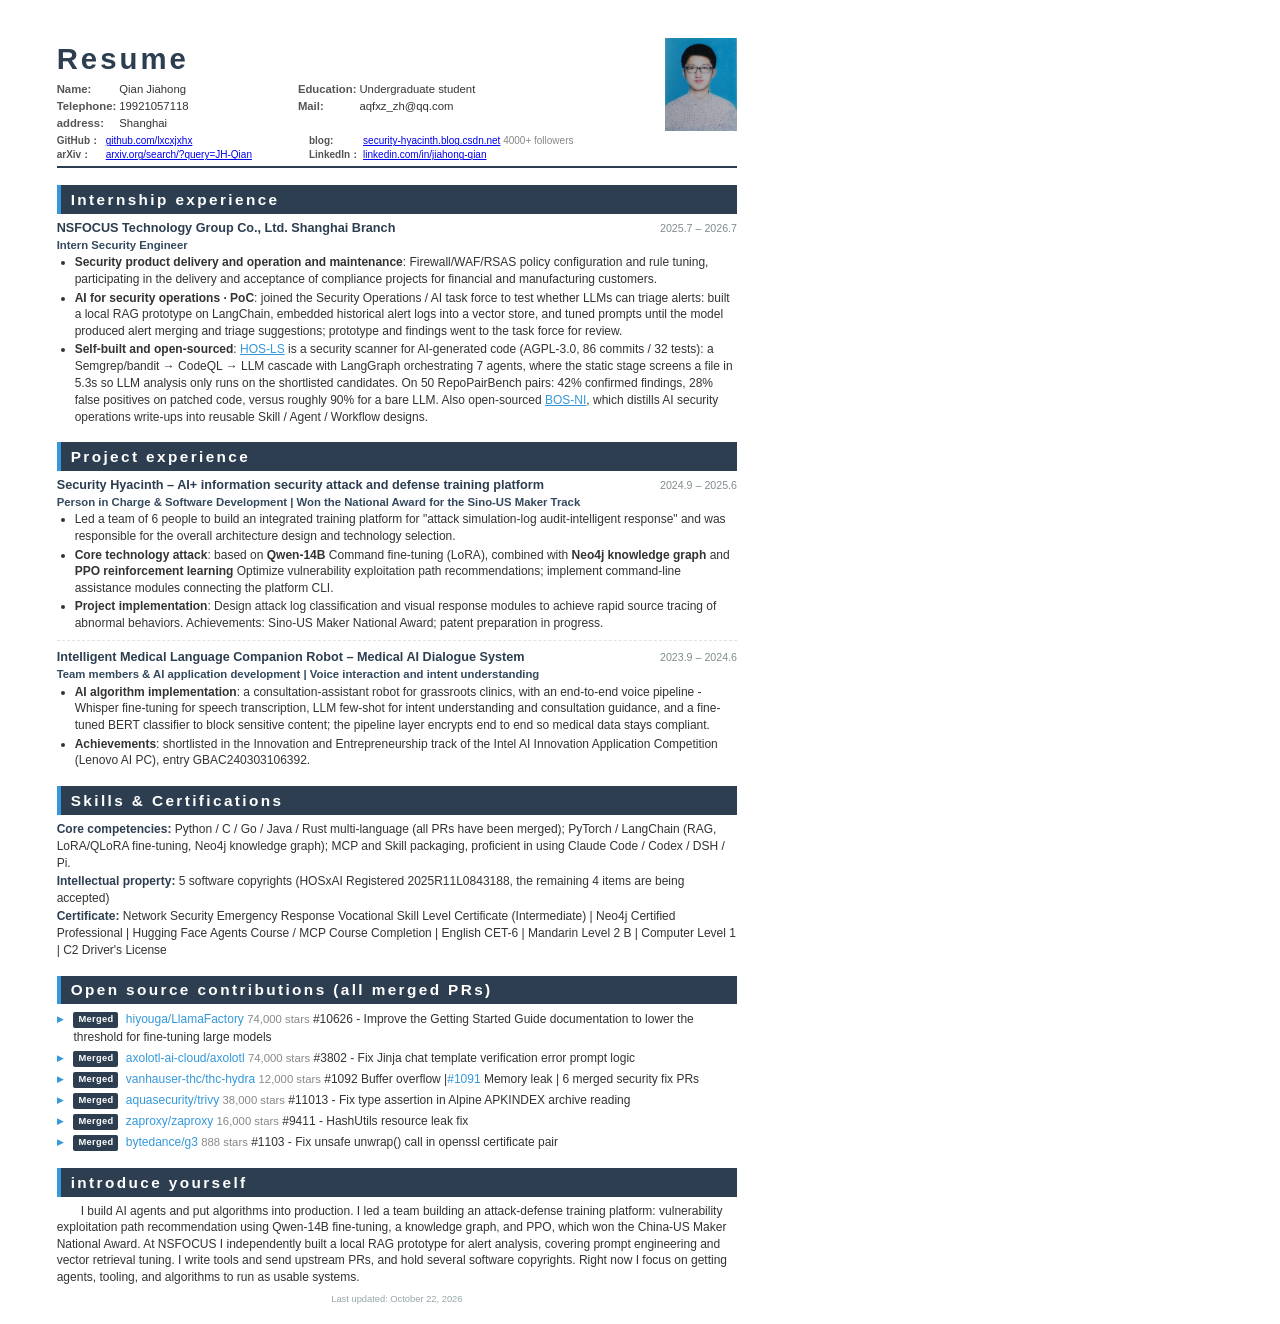
<file: resume.en.html>
<!DOCTYPE html>

<html lang="en">
<head>
<meta charset="utf-8"/>
<title>Resume - Qian Jiahong</title>
<style>
  @page { size: A4; margin: 0; }
  * { margin: 0; padding: 0; box-sizing: border-box; }
  body {
    font-family: "Microsoft YaHei", "PingFang SC", "SimHei", sans-serif;
    font-size: 9.5pt;
    line-height: 1.40;
    color: #222;
    width: 210mm;
    padding: 10mm 15mm 4.5mm 15mm;
  }

  /* ===== Header ===== */
  .header { display: flex; justify-content: space-between; align-items: flex-start; margin-bottom: 4px; }
  .header-left { flex: 1; }
  .header-left h1 {
    font-size: 22pt; font-weight: 900; color: #2c3e50; letter-spacing: 3px; margin-bottom: 3px;
  }
  .info-table { width: 100%; font-size: 8.5pt; color: #333; border-collapse: collapse; }
  .info-table td { padding: 0.5px 0; vertical-align: middle; }
  .info-table td.label { width: 42px; color: #555; font-weight: 600; }
  .info-table td.val { padding-left: 3px; }
  .links-table { width: 100%; font-size: 7.5pt; color: #555; margin-top: 2px; border-collapse: collapse; }
  .links-table td { padding: 0; vertical-align: baseline; }
  .links-table td.link-label { width: 46px; color: #555; font-weight: 600; white-space: nowrap; }
  .links-table td.link-val { padding-left: 3px; }
  .links a { color: #3498db; text-decoration: none; white-space: nowrap; transition: color 0.2s; }
  .links a:hover { color: #2980b9; text-decoration: underline; }

  .photo {
    width: 72px; height: 93px; background: #fafafa;
    flex-shrink: 0; margin-left: 10px; overflow: hidden;
  }
  .photo img { width: 100%; height: 100%; object-fit: cover; }

  /* ===== Divider ===== */
  .divider { border: none; border-top: 2px solid #2c3e50; margin: 4px 0 5px 0; }

  /* ===== Section Title =====
     章节间距是"上下划分"的主要视觉来源。旧值 margin-top: 5px(1.3mm)
     让五个章节视觉上连成一片，是面试官反馈"划分不清晰"的根因。 */
  .sec-title {
    background: #2c3e50; color: #fff; font-size: 11.5pt; font-weight: 700;
    padding: 3.5px 10px; letter-spacing: 2.4px; margin-bottom: 6px; margin-top: 17px;
    width: 100%; border-left: 4px solid #3498db;
  }

  /* ===== Entry ===== */
  .entry { margin-bottom: 0; }
  /* 同章节内条目之间用虚线划清边界，避免两段项目经历粘连 */
  .entry + .entry {
    border-top: 1px dashed #dde3ea; margin-top: 8px; padding-top: 8px;
  }
  .entry-top { display: flex; justify-content: space-between; align-items: baseline; margin-bottom: 0; }
  .entry-name { font-size: 9.5pt; font-weight: 700; color: #2c3e50; }
  .entry-date { font-size: 8pt; color: #7f8c8d; white-space: nowrap; font-weight: 500; }
  .entry-role { font-size: 8.5pt; color: #34495e; font-weight: 600; margin-bottom: 0; }
  .entry-text { font-size: 9pt; color: #333; text-indent: 2em; line-height: 1.38; }
  .entry-text ul { padding-left: 1.5em; list-style: disc; margin-top: 1px; margin-bottom: 0; }
  .entry-text li { text-indent: 0; margin-bottom: 1.5px; line-height: 1.40; }

  /* ===== Skill Row ===== */
  .skill { font-size: 9pt; color: #333; margin-bottom: 1px; line-height: 1.42; }
  .skill b { color: #2c3e50; font-weight: 700; }
  /* 产品名不得在连字符处断行，否则 HOS-Sec-Engine 会被拆成两行，
     简历里难看且破坏 ATS 关键词匹配 */
  .nowrap { white-space: nowrap; }

  /* ===== Self Intro ===== */
  .intro { font-size: 9pt; color: #333; text-indent: 2em; line-height: 1.38; }

  /* ===== PR list ===== */
  .pr-list { font-size: 9pt; color: #333; margin-top: 2px; margin-bottom: 0; list-style: none; padding: 0; }
  .pr-list li { margin-bottom: 3px; line-height: 1.5; padding-left: 1.4em; position: relative; }
  .pr-list li:before { content: "▸"; position: absolute; left: 0; color: #3498db; font-weight: bold; }
  .pr-list a { color: #3498db; text-decoration: none; font-weight: 500; }
  .pr-list a:hover { text-decoration: underline; }
  .pr-tag {
    display: inline-block; background: #2c3e50; color: #fff; font-size: 7pt;
    padding: 1px 5px; border-radius: 2px; margin-right: 4px; vertical-align: middle;
    font-weight: 600; letter-spacing: 0.3px;
  }

  /* ===== Footer ===== */
  .footer { text-align: center; font-size: 7pt; color: #95a5a6; margin-top: 8px; font-weight: 500; }

  @media print { body { padding: 10mm 15mm 4.5mm 15mm; } }
</style>
<!-- translation-cache: 1ebc6257c84bb911cda892d2ec2d2acfd51dad525eae4ce8e66a25e8728e8e0b -->
</head> 
<body>
<!-- Header -->
<div class="header">
<div class="header-left">
<h1>Resume</h1> 
<table class="info-table">
<tr><td class="label">Name:</td> <td class="val">Qian Jiahong</td> <td class="label">Education:</td> <td class="val">Undergraduate student</td></tr> 
<tr><td class="label">Telephone:</td> <td class="val">19921057118</td> <td class="label">Mail:</td> <td class="val">aqfxz_zh@qq.com</td></tr> 
<tr><td class="label">address:</td> <td class="val">Shanghai</td><td></td><td></td></tr>
</table> 
<table class="links-table">
<tr><td class="link-label">GitHub：</td><td class="link-val"><a href="https://github.com/lxcxjxhx">github.com/lxcxjxhx</a></td> <td class="link-label">blog:</td> <td class="link-val"><a href="https://security-hyacinth.blog.csdn.net">security-hyacinth.blog.csdn.net</a> <span style="color:#888;font-size:7.5pt">4000+ followers</span></td></tr> 
<tr><td class="link-label">arXiv：</td><td class="link-val"><a href="https://arxiv.org/search/?query=JH-Qian&amp;searchtype=author">arxiv.org/search/?query=JH-Qian</a></td> <td class="link-label">LinkedIn：</td><td class="link-val"><a href="https://www.linkedin.com/in/%E4%BD%B3%E5%AE%8F-%E9%92%B1-816875352/">linkedin.com/in/jiahong-qian</a></td></tr>
</table>
</div>
<div class="photo">
<img alt="Photo" src="[data-uri]"/>
</div>
</div>
<hr class="divider"/>
<!-- 实习经历 -->
<div class="sec-title">Internship experience</div> 
<div class="entry">
<div class="entry-top">
<span class="entry-name">NSFOCUS Technology Group Co., Ltd. Shanghai Branch</span> 
<span class="entry-date">2025.7 – 2026.7</span>
</div> 
<div class="entry-role">Intern Security Engineer</div> 
<div class="entry-text">
<ul>
<li><b>Security product delivery and operation and maintenance</b>: Firewall/WAF/RSAS policy configuration and rule tuning, participating in the delivery and acceptance of compliance projects for financial and manufacturing customers.</li> 
<li><b>AI for security operations · PoC</b>: joined the Security Operations / AI task force to test whether LLMs can triage alerts: built a local RAG prototype on LangChain, embedded historical alert logs into a vector store, and tuned prompts until the model produced alert merging and triage suggestions; prototype and findings went to the task force for review.</li> 
<li><b>Self-built and open-sourced</b>: <a href="https://github.com/lxcxjxhx/HOS-LS" style="color:#3498db">HOS-LS</a> is a security scanner for AI-generated code (AGPL-3.0, 86 commits / 32 tests): a Semgrep/bandit → CodeQL → LLM cascade with LangGraph orchestrating 7 agents, where the static stage screens a file in 5.3s so LLM analysis only runs on the shortlisted candidates. On 50 RepoPairBench pairs: 42% confirmed findings, 28% false positives on patched code, versus roughly 90% for a bare LLM. Also open-sourced <a href="https://github.com/lxcxjxhx/BOS-NI" style="color:#3498db">BOS-NI</a>, which distills AI security operations write-ups into reusable Skill / Agent / Workflow designs.</li>
</ul>
</div>
</div>
<!-- 项目经历 -->
<div class="sec-title">Project experience</div> 
<div class="entry">
<div class="entry-top">
<span class="entry-name">Security Hyacinth – AI+ information security attack and defense training platform</span> 
<span class="entry-date">2024.9 – 2025.6</span>
</div> 
<div class="entry-role">Person in Charge &amp; Software Development | Won the National Award for the Sino-US Maker Track</div> 
<div class="entry-text">
<ul>
<li>Led a team of 6 people to build an integrated training platform for "attack simulation-log audit-intelligent response" and was responsible for the overall architecture design and technology selection.</li> 
<li><b>Core technology attack</b>: based on <b>Qwen-14B</b> Command fine-tuning (LoRA), combined with <b>Neo4j knowledge graph</b> and <b>PPO reinforcement learning</b> Optimize vulnerability exploitation path recommendations; implement command-line assistance modules connecting the platform CLI.</li> 
<li><b>Project implementation</b>: Design attack log classification and visual response modules to achieve rapid source tracing of abnormal behaviors. Achievements: Sino-US Maker National Award; patent preparation in progress.</li>
</ul>
</div>
</div> 
<div class="entry">
<div class="entry-top">
<span class="entry-name">Intelligent Medical Language Companion Robot – Medical AI Dialogue System</span> 
<span class="entry-date">2023.9 – 2024.6</span>
</div> 
<div class="entry-role">Team members &amp; AI application development | Voice interaction and intent understanding</div> 
<div class="entry-text">
<ul>
<li><b>AI algorithm implementation</b>: a consultation-assistant robot for grassroots clinics, with an end-to-end voice pipeline - Whisper fine-tuning for speech transcription, LLM few-shot for intent understanding and consultation guidance, and a fine-tuned BERT classifier to block sensitive content; the pipeline layer encrypts end to end so medical data stays compliant.</li> 
<li><b>Achievements</b>: shortlisted in the Innovation and Entrepreneurship track of the Intel AI Innovation Application Competition (Lenovo AI PC), entry GBAC240303106392.</li>
</ul>
</div>
</div>
<!-- 技能 & 证书 -->
<div class="sec-title">Skills &amp; Certifications</div> 
<div class="skill"><b>Core competencies:</b> Python / C / Go / Java / Rust multi-language (all PRs have been merged); PyTorch / LangChain (RAG, LoRA/QLoRA fine-tuning, Neo4j knowledge graph); MCP and Skill packaging, proficient in using Claude Code / Codex / DSH / Pi.</div> 
<div class="skill"><b>Intellectual property:</b> 5 software copyrights (<span class="nowrap">HOSxAI</span> Registered <span class="nowrap">2025R11L0843188</span>, the remaining 4 items are being accepted)</div> 
<div class="skill"><b>Certificate:</b> Network Security Emergency Response Vocational Skill Level Certificate (Intermediate) | Neo4j Certified Professional | Hugging Face Agents Course / MCP Course Completion | English CET-6 | Mandarin Level 2 B | Computer Level 1 | C2 Driver's License</div>
<!-- 开源贡献 -->
<div class="sec-title">Open source contributions (all merged PRs)</div> 
<ul class="pr-list">
<li><span class="pr-tag">Merged</span> <a href="https://github.com/hiyouga/LlamaFactory/pull/10626">hiyouga/LlamaFactory</a> <span style="color:#888;font-size:8.5pt">74,000 stars</span> #10626 - Improve the Getting Started Guide documentation to lower the threshold for fine-tuning large models</li> 
<li><span class="pr-tag">Merged</span> <a href="https://github.com/axolotl-ai-cloud/axolotl/pull/3802">axolotl-ai-cloud/axolotl</a> <span style="color:#888;font-size:8.5pt">74,000 stars</span> #3802 - Fix Jinja chat template verification error prompt logic</li> 
<li><span class="pr-tag">Merged</span> <a href="https://github.com/vanhauser-thc/thc-hydra/pull/1092">vanhauser-thc/thc-hydra</a> <span style="color:#888;font-size:8.5pt">12,000 stars</span> #1092 Buffer overflow |<a href="https://github.com/vanhauser-thc/thc-hydra/pull/1091">#1091</a> Memory leak | 6 merged security fix PRs</li> 
<li><span class="pr-tag">Merged</span> <a href="https://github.com/aquasecurity/trivy/pull/11013">aquasecurity/trivy</a> <span style="color:#888;font-size:8.5pt">38,000 stars</span> #11013 - Fix type assertion in Alpine APKINDEX archive reading</li> 
<li><span class="pr-tag">Merged</span> <a href="https://github.com/zaproxy/zaproxy/pull/9411">zaproxy/zaproxy</a> <span style="color:#888;font-size:8.5pt">16,000 stars</span> #9411 - HashUtils resource leak fix</li> 
<li><span class="pr-tag">Merged</span> <a href="https://github.com/bytedance/g3/pull/1103">bytedance/g3</a> <span style="color:#888;font-size:8.5pt">888 stars</span> #1103 - Fix unsafe unwrap() call in openssl certificate pair</li>
</ul>
<!-- 自我介绍 -->
<div class="sec-title">introduce yourself</div> 
<div class="intro">I build AI agents and put algorithms into production. I led a team building an attack-defense training platform: vulnerability exploitation path recommendation using Qwen-14B fine-tuning, a knowledge graph, and PPO, which won the China-US Maker National Award. At NSFOCUS I independently built a local RAG prototype for alert analysis, covering prompt engineering and vector retrieval tuning. I write tools and send upstream PRs, and hold several software copyrights. Right now I focus on getting agents, tooling, and algorithms to run as usable systems.</div> 
<div class="footer">Last updated: October 22, 2026</div>
</body>
</html>
</file>
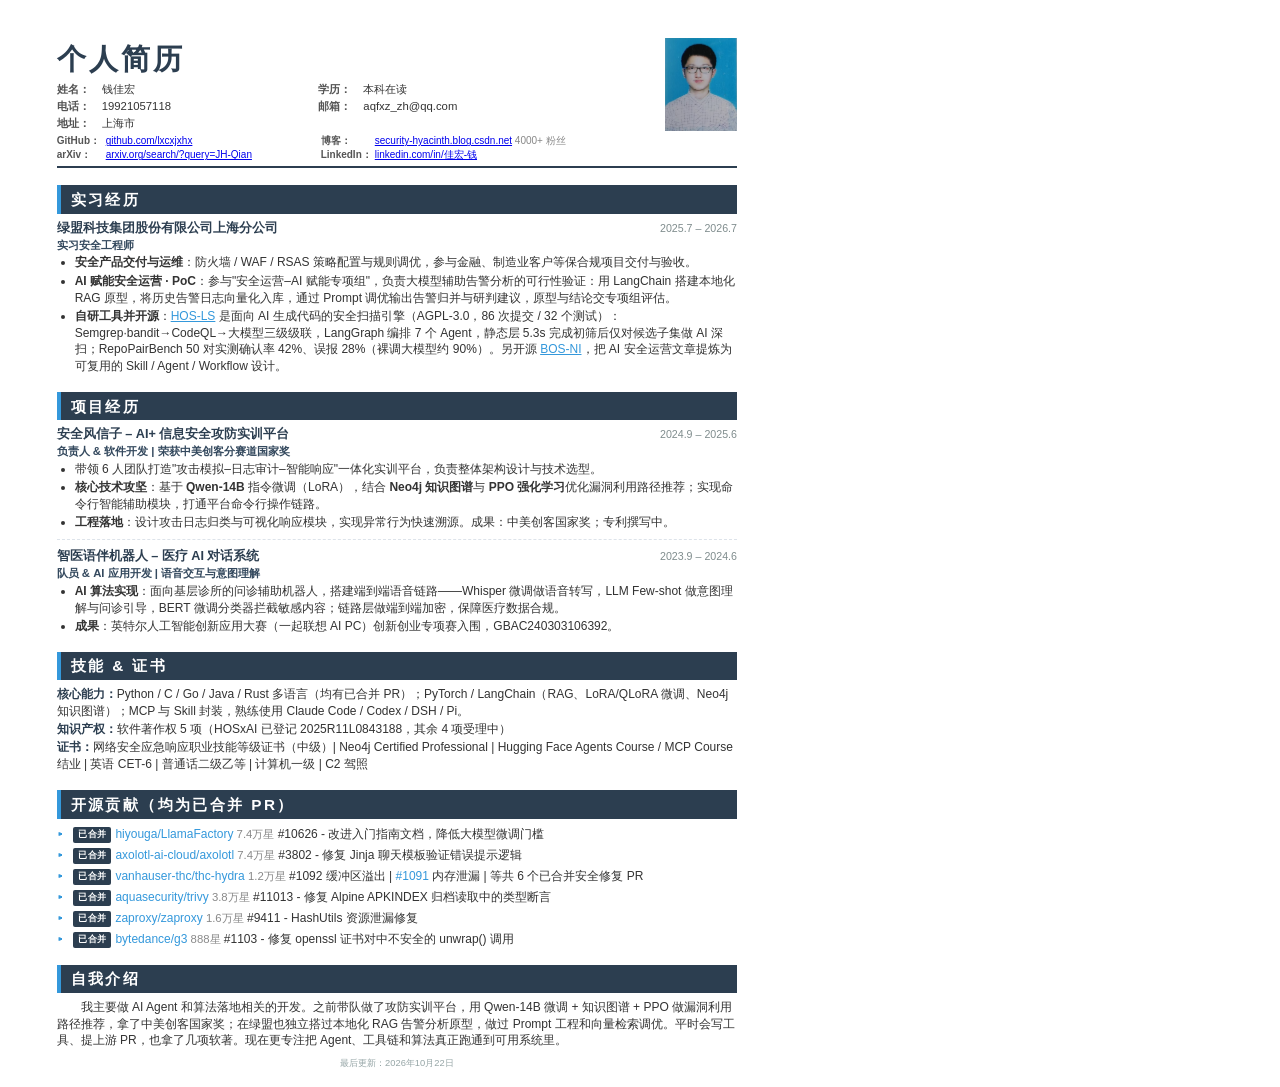
<file: resume.html>
<!DOCTYPE html>
<html lang="zh-CN">
<head>
<meta charset="UTF-8">
<title>个人简历 - 钱佳宏</title>
<style>
  @page { size: A4; margin: 0; }
  * { margin: 0; padding: 0; box-sizing: border-box; }
  body {
    font-family: "Microsoft YaHei", "PingFang SC", "SimHei", sans-serif;
    font-size: 9.5pt;
    line-height: 1.40;
    color: #222;
    width: 210mm;
    padding: 10mm 15mm 4.5mm 15mm;
  }

  /* ===== Header ===== */
  .header { display: flex; justify-content: space-between; align-items: flex-start; margin-bottom: 4px; }
  .header-left { flex: 1; }
  .header-left h1 {
    font-size: 22pt; font-weight: 900; color: #2c3e50; letter-spacing: 3px; margin-bottom: 3px;
  }
  .info-table { width: 100%; font-size: 8.5pt; color: #333; border-collapse: collapse; }
  .info-table td { padding: 0.5px 0; vertical-align: middle; }
  .info-table td.label { width: 42px; color: #555; font-weight: 600; }
  .info-table td.val { padding-left: 3px; }
  .links-table { width: 100%; font-size: 7.5pt; color: #555; margin-top: 2px; border-collapse: collapse; }
  .links-table td { padding: 0; vertical-align: baseline; }
  .links-table td.link-label { width: 46px; color: #555; font-weight: 600; white-space: nowrap; }
  .links-table td.link-val { padding-left: 3px; }
  .links a { color: #3498db; text-decoration: none; white-space: nowrap; transition: color 0.2s; }
  .links a:hover { color: #2980b9; text-decoration: underline; }

  .photo {
    width: 72px; height: 93px; background: #fafafa;
    flex-shrink: 0; margin-left: 10px; overflow: hidden;
  }
  .photo img { width: 100%; height: 100%; object-fit: cover; }

  /* ===== Divider ===== */
  .divider { border: none; border-top: 2px solid #2c3e50; margin: 4px 0 5px 0; }

  /* ===== Section Title =====
     章节间距是"上下划分"的主要视觉来源。旧值 margin-top: 5px(1.3mm)
     让五个章节视觉上连成一片，是面试官反馈"划分不清晰"的根因。 */
  .sec-title {
    background: #2c3e50; color: #fff; font-size: 11.5pt; font-weight: 700;
    padding: 3.5px 10px; letter-spacing: 2.4px; margin-bottom: 6px; margin-top: 17px;
    width: 100%; border-left: 4px solid #3498db;
  }

  /* ===== Entry ===== */
  .entry { margin-bottom: 0; }
  /* 同章节内条目之间用虚线划清边界，避免两段项目经历粘连 */
  .entry + .entry {
    border-top: 1px dashed #dde3ea; margin-top: 8px; padding-top: 8px;
  }
  .entry-top { display: flex; justify-content: space-between; align-items: baseline; margin-bottom: 0; }
  .entry-name { font-size: 9.5pt; font-weight: 700; color: #2c3e50; }
  .entry-date { font-size: 8pt; color: #7f8c8d; white-space: nowrap; font-weight: 500; }
  .entry-role { font-size: 8.5pt; color: #34495e; font-weight: 600; margin-bottom: 0; }
  .entry-text { font-size: 9pt; color: #333; text-indent: 2em; line-height: 1.38; }
  .entry-text ul { padding-left: 1.5em; list-style: disc; margin-top: 1px; margin-bottom: 0; }
  .entry-text li { text-indent: 0; margin-bottom: 1.5px; line-height: 1.40; }

  /* ===== Skill Row ===== */
  .skill { font-size: 9pt; color: #333; margin-bottom: 1px; line-height: 1.42; }
  .skill b { color: #2c3e50; font-weight: 700; }
  /* 产品名不得在连字符处断行，否则 HOS-Sec-Engine 会被拆成两行，
     简历里难看且破坏 ATS 关键词匹配 */
  .nowrap { white-space: nowrap; }

  /* ===== Self Intro ===== */
  .intro { font-size: 9pt; color: #333; text-indent: 2em; line-height: 1.38; }

  /* ===== PR list ===== */
  .pr-list { font-size: 9pt; color: #333; margin-top: 2px; margin-bottom: 0; list-style: none; padding: 0; }
  .pr-list li { margin-bottom: 3px; line-height: 1.5; padding-left: 1.4em; position: relative; }
  .pr-list li:before { content: "▸"; position: absolute; left: 0; color: #3498db; font-weight: bold; }
  .pr-list a { color: #3498db; text-decoration: none; font-weight: 500; }
  .pr-list a:hover { text-decoration: underline; }
  .pr-tag {
    display: inline-block; background: #2c3e50; color: #fff; font-size: 7pt;
    padding: 1px 5px; border-radius: 2px; margin-right: 4px; vertical-align: middle;
    font-weight: 600; letter-spacing: 0.3px;
  }

  /* ===== Footer ===== */
  .footer { text-align: center; font-size: 7pt; color: #95a5a6; margin-top: 8px; font-weight: 500; }

  @media print { body { padding: 10mm 15mm 4.5mm 15mm; } }
</style>
</head>
<body>

<!-- Header -->
<div class="header">
  <div class="header-left">
    <h1>个人简历</h1>
    <table class="info-table">
      <tr><td class="label">姓名：</td><td class="val">钱佳宏</td><td class="label">学历：</td><td class="val">本科在读</td></tr>
      <tr><td class="label">电话：</td><td class="val">19921057118</td><td class="label">邮箱：</td><td class="val">aqfxz_zh@qq.com</td></tr>
      <tr><td class="label">地址：</td><td class="val">上海市</td><td></td><td></td></tr>
    </table>
    <table class="links-table">
      <tr><td class="link-label">GitHub：</td><td class="link-val"><a href="https://github.com/lxcxjxhx">github.com/lxcxjxhx</a></td><td class="link-label">博客：</td><td class="link-val"><a href="https://security-hyacinth.blog.csdn.net">security-hyacinth.blog.csdn.net</a><span style="color:#888;font-size:7.5pt"> 4000+ 粉丝</span></td></tr>
      <tr><td class="link-label">arXiv：</td><td class="link-val"><a href="https://arxiv.org/search/?query=JH-Qian&searchtype=author">arxiv.org/search/?query=JH-Qian</a></td><td class="link-label">LinkedIn：</td><td class="link-val"><a href="https://www.linkedin.com/in/%E4%BD%B3%E5%AE%8F-%E9%92%B1-816875352/">linkedin.com/in/佳宏-钱</a></td></tr>
    </table>
  </div>
  <div class="photo">
    <img src="[data-uri]" alt="照片">
  </div>
</div>

<hr class="divider">

<!-- 实习经历 -->
<div class="sec-title">实习经历</div>
<div class="entry">
  <div class="entry-top">
    <span class="entry-name">绿盟科技集团股份有限公司上海分公司</span>
    <span class="entry-date">2025.7 – 2026.7</span>
  </div>
  <div class="entry-role">实习安全工程师</div>
  <div class="entry-text">
    <ul>
      <li><b>安全产品交付与运维</b>：防火墙 / WAF / RSAS 策略配置与规则调优，参与金融、制造业客户等保合规项目交付与验收。</li>
      <li><b>AI 赋能安全运营 · PoC</b>：参与"安全运营–AI 赋能专项组"，负责大模型辅助告警分析的可行性验证：用 LangChain 搭建本地化 RAG 原型，将历史告警日志向量化入库，通过 Prompt 调优输出告警归并与研判建议，原型与结论交专项组评估。</li>
      <li><b>自研工具并开源</b>：<a href="https://github.com/lxcxjxhx/HOS-LS" style="color:#3498db">HOS-LS</a> 是面向 AI 生成代码的安全扫描引擎（AGPL-3.0，86 次提交 / 32 个测试）：Semgrep·bandit→CodeQL→大模型三级级联，LangGraph 编排 7 个 Agent，静态层 5.3s 完成初筛后仅对候选子集做 AI 深扫；RepoPairBench 50 对实测确认率 42%、误报 28%（裸调大模型约 90%）。另开源 <a href="https://github.com/lxcxjxhx/BOS-NI" style="color:#3498db">BOS-NI</a>，把 AI 安全运营文章提炼为可复用的 Skill / Agent / Workflow 设计。</li>
    </ul>
  </div>
</div>

<!-- 项目经历 -->
<div class="sec-title">项目经历</div>
<div class="entry">
  <div class="entry-top">
    <span class="entry-name">安全风信子 – AI+ 信息安全攻防实训平台</span>
    <span class="entry-date">2024.9 – 2025.6</span>
  </div>
  <div class="entry-role">负责人 & 软件开发 | 荣获中美创客分赛道国家奖</div>
  <div class="entry-text">
    <ul>
      <li>带领 6 人团队打造"攻击模拟–日志审计–智能响应"一体化实训平台，负责整体架构设计与技术选型。</li>
      <li><b>核心技术攻坚</b>：基于 <b>Qwen-14B</b> 指令微调（LoRA），结合 <b>Neo4j 知识图谱</b>与 <b>PPO 强化学习</b>优化漏洞利用路径推荐；实现命令行智能辅助模块，打通平台命令行操作链路。</li>
      <li><b>工程落地</b>：设计攻击日志归类与可视化响应模块，实现异常行为快速溯源。成果：中美创客国家奖；专利撰写中。</li>
    </ul>
  </div>
</div>
<div class="entry">
  <div class="entry-top">
    <span class="entry-name">智医语伴机器人 – 医疗 AI 对话系统</span>
    <span class="entry-date">2023.9 – 2024.6</span>
  </div>
  <div class="entry-role">队员 &amp; AI 应用开发 | 语音交互与意图理解</div>
  <div class="entry-text">
    <ul>
      <li><b>AI 算法实现</b>：面向基层诊所的问诊辅助机器人，搭建端到端语音链路——Whisper 微调做语音转写，LLM Few-shot 做意图理解与问诊引导，BERT 微调分类器拦截敏感内容；链路层做端到端加密，保障医疗数据合规。</li>
      <li><b>成果</b>：英特尔人工智能创新应用大赛（一起联想 AI PC）创新创业专项赛入围，GBAC240303106392。</li>
    </ul>
  </div>
</div>

<!-- 技能 & 证书 -->
<div class="sec-title">技能 & 证书</div>
<div class="skill"><b>核心能力：</b>Python / C / Go / Java / Rust 多语言（均有已合并 PR）；PyTorch / LangChain（RAG、LoRA/QLoRA 微调、Neo4j 知识图谱）；MCP 与 Skill 封装，熟练使用 Claude Code / Codex / DSH / Pi。</div>
<div class="skill"><b>知识产权：</b>软件著作权 5 项（<span class="nowrap">HOSxAI</span> 已登记 <span class="nowrap">2025R11L0843188</span>，其余 4 项受理中）</div>
<div class="skill"><b>证书：</b>网络安全应急响应职业技能等级证书（中级）| Neo4j Certified Professional | Hugging Face Agents Course / MCP Course 结业 | 英语 CET-6 | 普通话二级乙等 | 计算机一级 | C2 驾照</div>

<!-- 开源贡献 -->
<div class="sec-title">开源贡献（均为已合并 PR）</div>
<ul class="pr-list">
  <li><span class="pr-tag">已合并</span><a href="https://github.com/hiyouga/LlamaFactory/pull/10626">hiyouga/LlamaFactory</a><span style="color:#888;font-size:8.5pt"> 7.4万星</span> #10626 - 改进入门指南文档，降低大模型微调门槛</li>
  <li><span class="pr-tag">已合并</span><a href="https://github.com/axolotl-ai-cloud/axolotl/pull/3802">axolotl-ai-cloud/axolotl</a><span style="color:#888;font-size:8.5pt"> 7.4万星</span> #3802 - 修复 Jinja 聊天模板验证错误提示逻辑</li>
  <li><span class="pr-tag">已合并</span><a href="https://github.com/vanhauser-thc/thc-hydra/pull/1092">vanhauser-thc/thc-hydra</a><span style="color:#888;font-size:8.5pt"> 1.2万星</span> #1092 缓冲区溢出 | <a href="https://github.com/vanhauser-thc/thc-hydra/pull/1091">#1091</a> 内存泄漏 | 等共 6 个已合并安全修复 PR</li>
  <li><span class="pr-tag">已合并</span><a href="https://github.com/aquasecurity/trivy/pull/11013">aquasecurity/trivy</a><span style="color:#888;font-size:8.5pt"> 3.8万星</span> #11013 - 修复 Alpine APKINDEX 归档读取中的类型断言</li>
  <li><span class="pr-tag">已合并</span><a href="https://github.com/zaproxy/zaproxy/pull/9411">zaproxy/zaproxy</a><span style="color:#888;font-size:8.5pt"> 1.6万星</span> #9411 - HashUtils 资源泄漏修复</li>
  <li><span class="pr-tag">已合并</span><a href="https://github.com/bytedance/g3/pull/1103">bytedance/g3</a><span style="color:#888;font-size:8.5pt"> 888星</span> #1103 - 修复 openssl 证书对中不安全的 unwrap() 调用</li>
</ul>


<!-- 自我介绍 -->
<div class="sec-title">自我介绍</div>
<div class="intro">我主要做 AI Agent 和算法落地相关的开发。之前带队做了攻防实训平台，用 Qwen-14B 微调 + 知识图谱 + PPO 做漏洞利用路径推荐，拿了中美创客国家奖；在绿盟也独立搭过本地化 RAG 告警分析原型，做过 Prompt 工程和向量检索调优。平时会写工具、提上游 PR，也拿了几项软著。现在更专注把 Agent、工具链和算法真正跑通到可用系统里。</div>

<div class="footer">最后更新：2026年10月22日</div>

</body>
</html>
</file>
